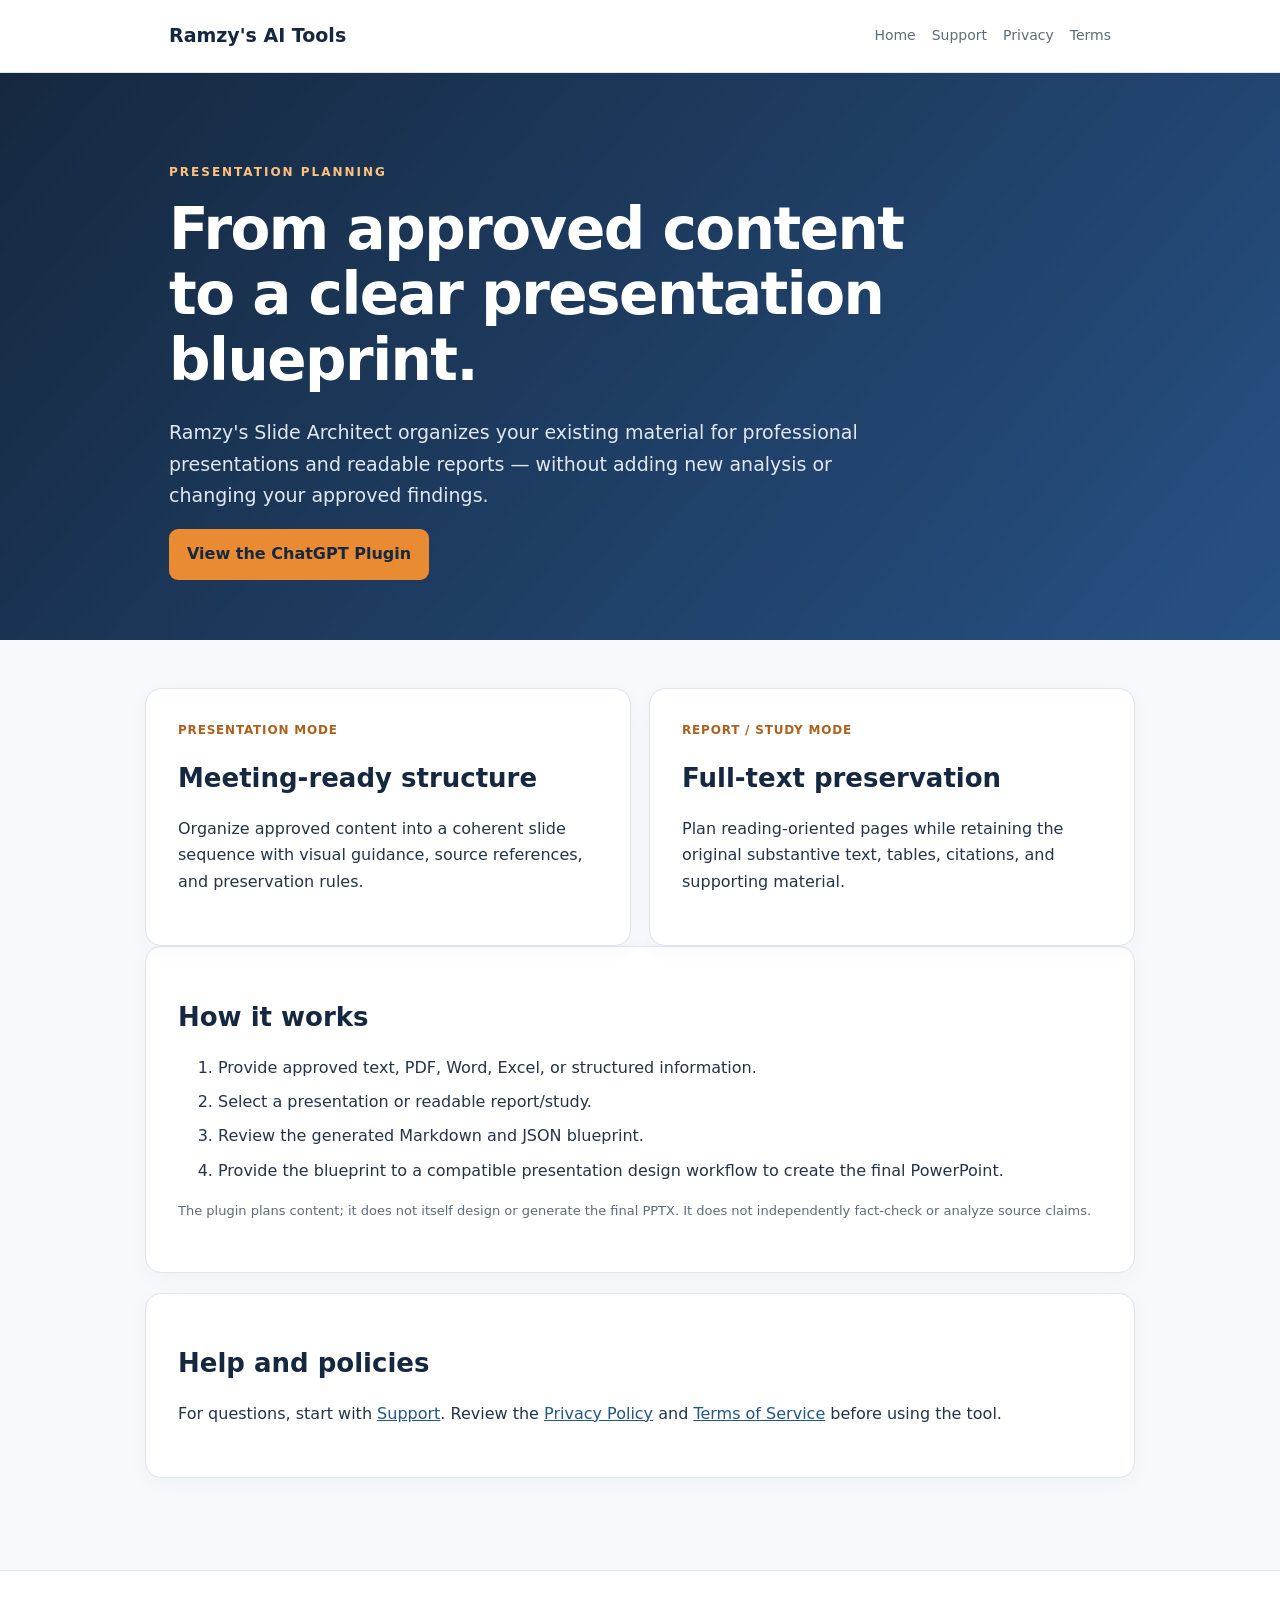
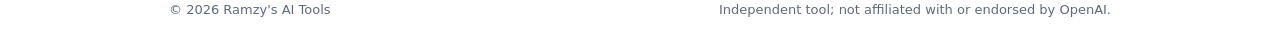
<file: index.html>
<!DOCTYPE html><html lang="en"><head><meta charset="UTF-8"><meta name="viewport" content="width=device-width,initial-scale=1"><meta name="description" content="Ramzy's AI Tools: structured, reusable workflows for professional document and presentation planning."><title>Ramzy's AI Tools — Slide Architect</title><link rel="stylesheet" href="styles.css"></head><body><header><div class="wrap nav"><a class="brand" href="index.html">Ramzy's AI Tools</a><nav><a href="index.html">Home</a><a href="support.html">Support</a><a href="privacy.html">Privacy</a><a href="terms.html">Terms</a></nav></div></header><section class="hero"><div class="wrap"><div class="eyebrow">Presentation planning</div><h1>From approved content<br>to a clear presentation blueprint.</h1><p>Ramzy's Slide Architect organizes your existing material for professional presentations and readable reports — without adding new analysis or changing your approved findings.</p><a class="button" href="https://chatgpt.com/plugins/plugins_6af9aeda779881918ab03e73fb9aac47">View the ChatGPT Plugin</a></div></section><main class="wrap main"><div class="grid"><section class="card"><div class="tag">Presentation mode</div><h2>Meeting-ready structure</h2><p>Organize approved content into a coherent slide sequence with visual guidance, source references, and preservation rules.</p></section><section class="card"><div class="tag">Report / study mode</div><h2>Full-text preservation</h2><p>Plan reading-oriented pages while retaining the original substantive text, tables, citations, and supporting material.</p></section></div><article><h2>How it works</h2><ol><li>Provide approved text, PDF, Word, Excel, or structured information.</li><li>Select a presentation or readable report/study.</li><li>Review the generated Markdown and JSON blueprint.</li><li>Provide the blueprint to a compatible presentation design workflow to create the final PowerPoint.</li></ol><p class="subtle small">The plugin plans content; it does not itself design or generate the final PPTX. It does not independently fact-check or analyze source claims.</p></article><article><h2>Help and policies</h2><p>For questions, start with <a href="support.html">Support</a>. Review the <a href="privacy.html">Privacy Policy</a> and <a href="terms.html">Terms of Service</a> before using the tool.</p></article></main><footer><div class="wrap"><span>© 2026 Ramzy's AI Tools</span><span>Independent tool; not affiliated with or endorsed by OpenAI.</span></div></footer></body></html>
</file>
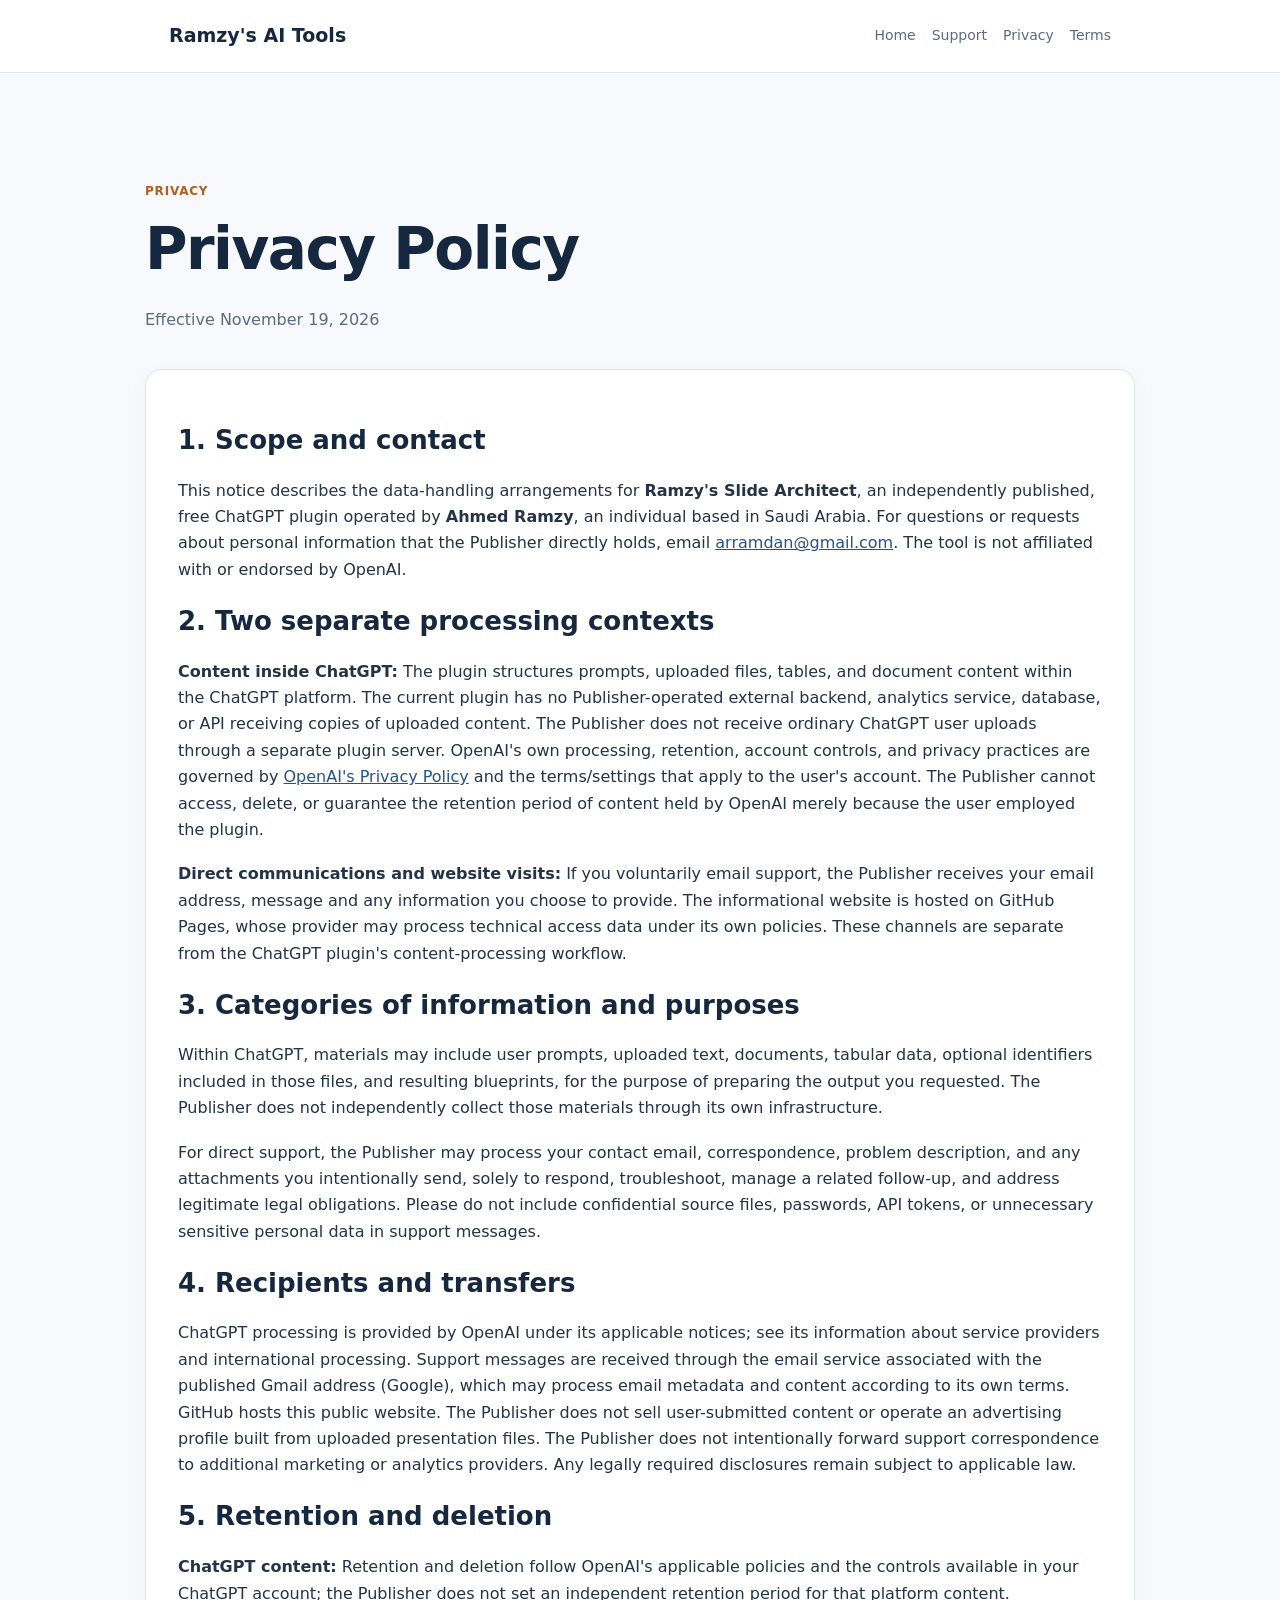
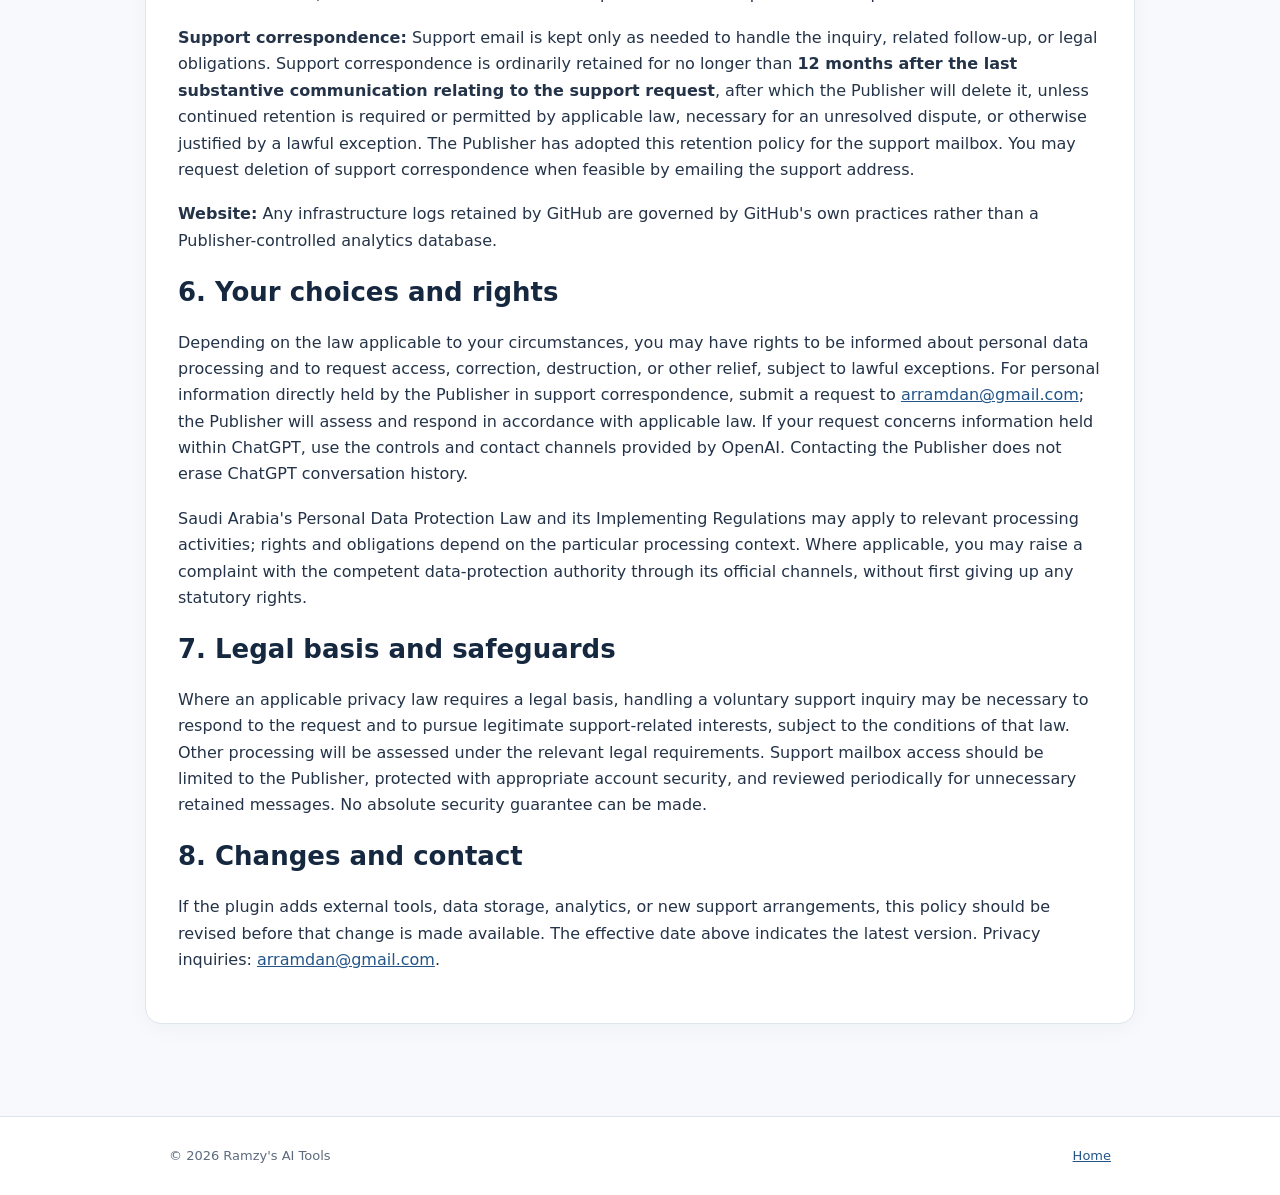
<file: privacy.html>
<!DOCTYPE html><html lang="en"><head><meta charset="UTF-8"><meta name="viewport" content="width=device-width,initial-scale=1"><meta name="description" content="Privacy Policy for Ramzy's Slide Architect: ChatGPT content processing, support email, rights, and retention."><title>Privacy Policy — Ramzy's AI Tools</title><link rel="stylesheet" href="styles.css"></head><body><header><div class="wrap nav"><a class="brand" href="index.html">Ramzy's AI Tools</a><nav><a href="index.html">Home</a><a href="support.html">Support</a><a href="privacy.html">Privacy</a><a href="terms.html">Terms</a></nav></div></header><main class="wrap main"><div class="pagehead"><span class="tag">Privacy</span><h1 style="color:#15283f">Privacy Policy</h1><p class="subtle">Effective November 19, 2026</p></div><article>
<h2>1. Scope and contact</h2>
<p>This notice describes the data-handling arrangements for <strong>Ramzy's Slide Architect</strong>, an independently published, free ChatGPT plugin operated by <strong>Ahmed Ramzy</strong>, an individual based in Saudi Arabia. For questions or requests about personal information that the Publisher directly holds, email <a href="mailto:arramdan@gmail.com">arramdan@gmail.com</a>. The tool is not affiliated with or endorsed by OpenAI.</p>
<h2>2. Two separate processing contexts</h2>
<p><strong>Content inside ChatGPT:</strong> The plugin structures prompts, uploaded files, tables, and document content within the ChatGPT platform. The current plugin has no Publisher-operated external backend, analytics service, database, or API receiving copies of uploaded content. The Publisher does not receive ordinary ChatGPT user uploads through a separate plugin server. OpenAI's own processing, retention, account controls, and privacy practices are governed by <a href="https://openai.com/policies/privacy-policy/">OpenAI's Privacy Policy</a> and the terms/settings that apply to the user's account. The Publisher cannot access, delete, or guarantee the retention period of content held by OpenAI merely because the user employed the plugin.</p>
<p><strong>Direct communications and website visits:</strong> If you voluntarily email support, the Publisher receives your email address, message and any information you choose to provide. The informational website is hosted on GitHub Pages, whose provider may process technical access data under its own policies. These channels are separate from the ChatGPT plugin's content-processing workflow.</p>
<h2>3. Categories of information and purposes</h2>
<p>Within ChatGPT, materials may include user prompts, uploaded text, documents, tabular data, optional identifiers included in those files, and resulting blueprints, for the purpose of preparing the output you requested. The Publisher does not independently collect those materials through its own infrastructure.</p>
<p>For direct support, the Publisher may process your contact email, correspondence, problem description, and any attachments you intentionally send, solely to respond, troubleshoot, manage a related follow-up, and address legitimate legal obligations. Please do not include confidential source files, passwords, API tokens, or unnecessary sensitive personal data in support messages.</p>
<h2>4. Recipients and transfers</h2>
<p>ChatGPT processing is provided by OpenAI under its applicable notices; see its information about service providers and international processing. Support messages are received through the email service associated with the published Gmail address (Google), which may process email metadata and content according to its own terms. GitHub hosts this public website. The Publisher does not sell user-submitted content or operate an advertising profile built from uploaded presentation files. The Publisher does not intentionally forward support correspondence to additional marketing or analytics providers. Any legally required disclosures remain subject to applicable law.</p>
<h2>5. Retention and deletion</h2>
<p><strong>ChatGPT content:</strong> Retention and deletion follow OpenAI's applicable policies and the controls available in your ChatGPT account; the Publisher does not set an independent retention period for that platform content.</p>
<p><strong>Support correspondence:</strong> Support email is kept only as needed to handle the inquiry, related follow-up, or legal obligations. Support correspondence is ordinarily retained for no longer than <strong>12 months after the last substantive communication relating to the support request</strong>, after which the Publisher will delete it, unless continued retention is required or permitted by applicable law, necessary for an unresolved dispute, or otherwise justified by a lawful exception. The Publisher has adopted this retention policy for the support mailbox. You may request deletion of support correspondence when feasible by emailing the support address.</p>
<p><strong>Website:</strong> Any infrastructure logs retained by GitHub are governed by GitHub's own practices rather than a Publisher-controlled analytics database.</p>
<h2>6. Your choices and rights</h2>
<p>Depending on the law applicable to your circumstances, you may have rights to be informed about personal data processing and to request access, correction, destruction, or other relief, subject to lawful exceptions. For personal information directly held by the Publisher in support correspondence, submit a request to <a href="mailto:arramdan@gmail.com">arramdan@gmail.com</a>; the Publisher will assess and respond in accordance with applicable law. If your request concerns information held within ChatGPT, use the controls and contact channels provided by OpenAI. Contacting the Publisher does not erase ChatGPT conversation history.</p>
<p>Saudi Arabia's Personal Data Protection Law and its Implementing Regulations may apply to relevant processing activities; rights and obligations depend on the particular processing context. Where applicable, you may raise a complaint with the competent data-protection authority through its official channels, without first giving up any statutory rights.</p>
<h2>7. Legal basis and safeguards</h2>
<p>Where an applicable privacy law requires a legal basis, handling a voluntary support inquiry may be necessary to respond to the request and to pursue legitimate support-related interests, subject to the conditions of that law. Other processing will be assessed under the relevant legal requirements. Support mailbox access should be limited to the Publisher, protected with appropriate account security, and reviewed periodically for unnecessary retained messages. No absolute security guarantee can be made.</p>
<h2>8. Changes and contact</h2>
<p>If the plugin adds external tools, data storage, analytics, or new support arrangements, this policy should be revised before that change is made available. The effective date above indicates the latest version. Privacy inquiries: <a href="mailto:arramdan@gmail.com">arramdan@gmail.com</a>.</p>
</article></main><footer><div class="wrap"><span>© 2026 Ramzy's AI Tools</span><a href="index.html">Home</a></div></footer></body></html>
</file>
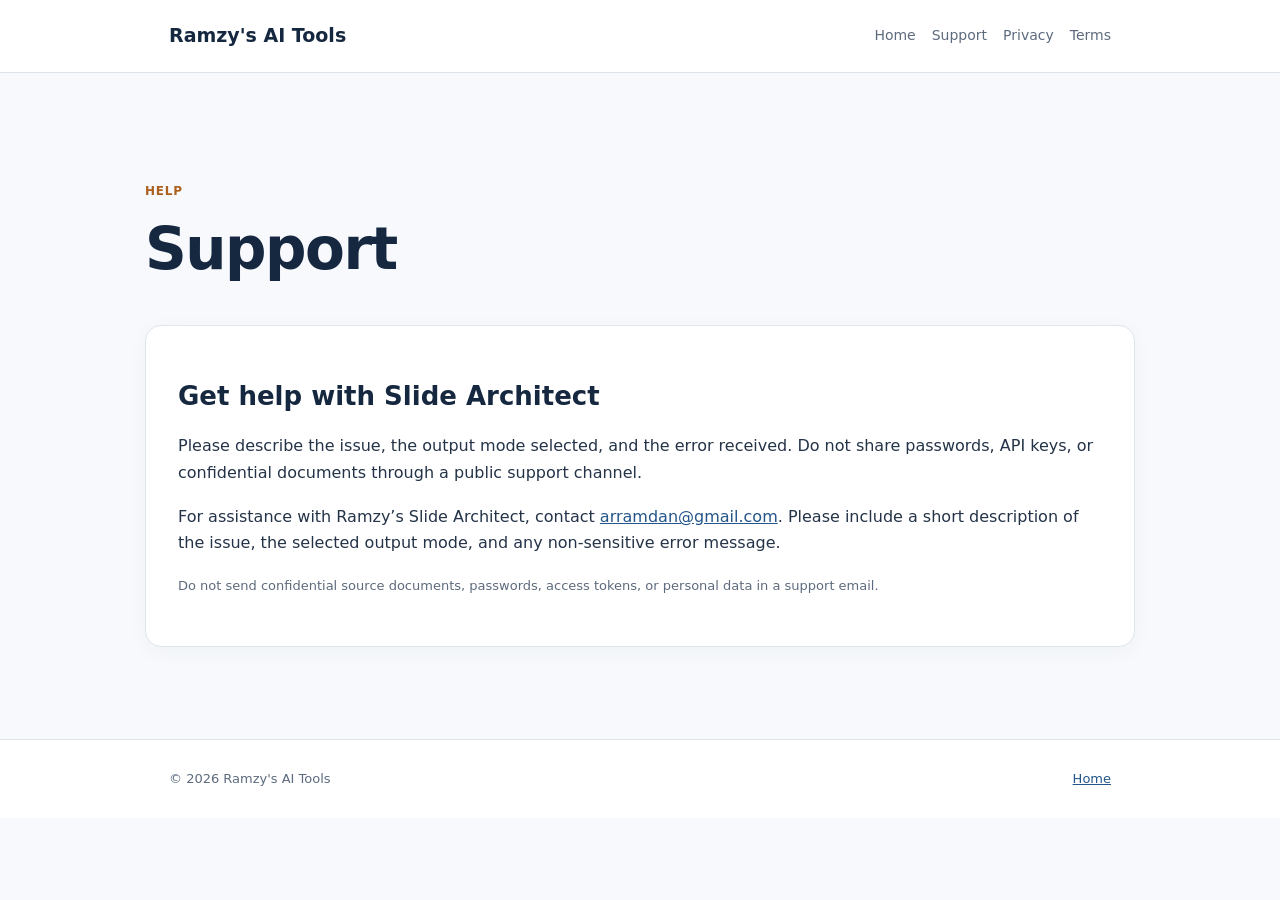
<file: support.html>
<!DOCTYPE html><html lang="en"><head><meta charset="UTF-8"><meta name="viewport" content="width=device-width,initial-scale=1"><title>Support — Ramzy's AI Tools</title><link rel="stylesheet" href="styles.css"></head><body><header><div class="wrap nav"><a class="brand" href="index.html">Ramzy's AI Tools</a><nav><a href="index.html">Home</a><a href="support.html">Support</a><a href="privacy.html">Privacy</a><a href="terms.html">Terms</a></nav></div></header><main class="wrap main"><div class="pagehead"><span class="tag">Help</span><h1 style="color:#15283f">Support</h1></div><article><h2>Get help with Slide Architect</h2><p>Please describe the issue, the output mode selected, and the error received. Do not share passwords, API keys, or confidential documents through a public support channel.</p><p>For assistance with Ramzy’s Slide Architect, contact <a href="mailto:arramdan@gmail.com">arramdan@gmail.com</a>. Please include a short description of the issue, the selected output mode, and any non-sensitive error message.</p><p class="small subtle">Do not send confidential source documents, passwords, access tokens, or personal data in a support email.</p></article></main><footer><div class="wrap"><span>© 2026 Ramzy's AI Tools</span><a href="index.html">Home</a></div></footer></body></html>
</file>
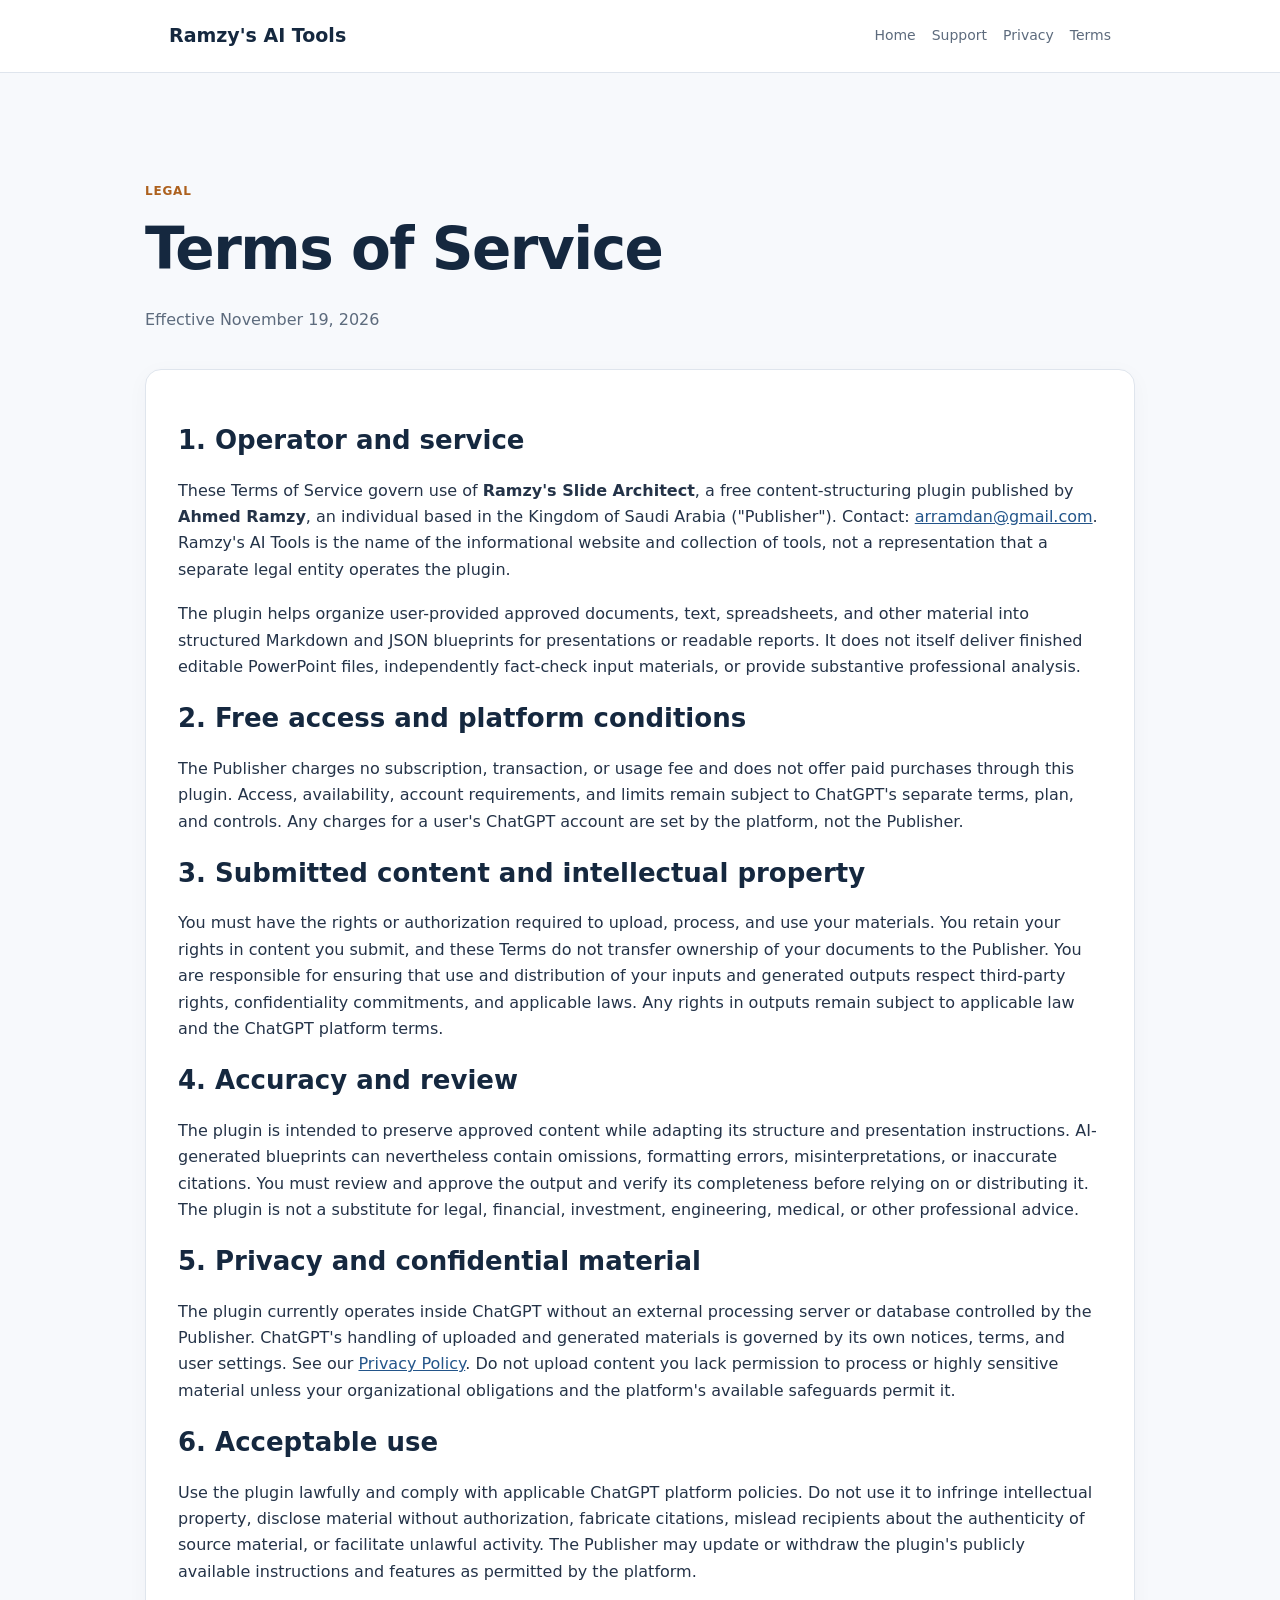
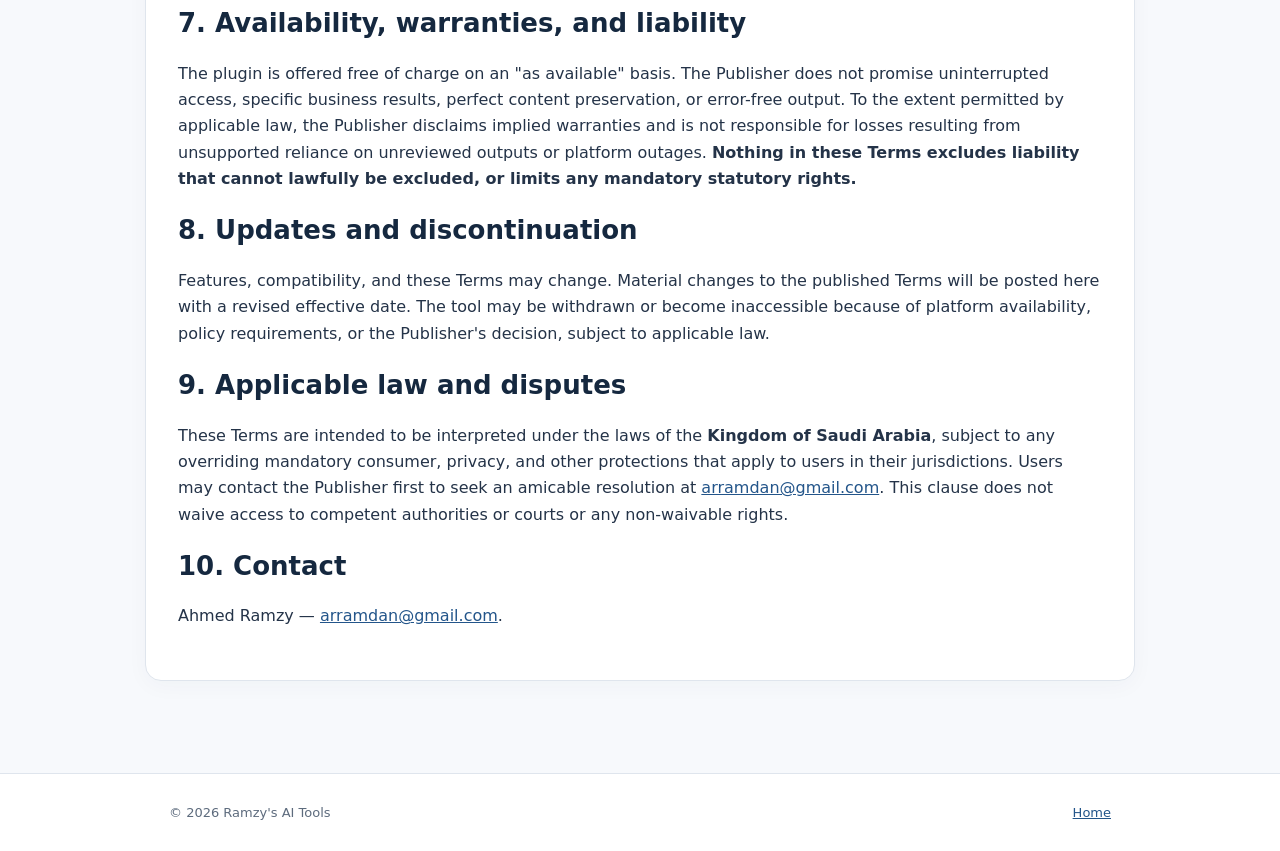
<file: terms.html>
<!DOCTYPE html><html lang="en"><head><meta charset="UTF-8"><meta name="viewport" content="width=device-width,initial-scale=1"><meta name="description" content="Terms of Service for Ramzy's Slide Architect, a free ChatGPT-based presentation planning plugin."><title>Terms of Service — Ramzy's AI Tools</title><link rel="stylesheet" href="styles.css"></head><body><header><div class="wrap nav"><a class="brand" href="index.html">Ramzy's AI Tools</a><nav><a href="index.html">Home</a><a href="support.html">Support</a><a href="privacy.html">Privacy</a><a href="terms.html">Terms</a></nav></div></header><main class="wrap main"><div class="pagehead"><span class="tag">Legal</span><h1 style="color:#15283f">Terms of Service</h1><p class="subtle">Effective November 19, 2026</p></div><article>
<h2>1. Operator and service</h2>
<p>These Terms of Service govern use of <strong>Ramzy's Slide Architect</strong>, a free content-structuring plugin published by <strong>Ahmed Ramzy</strong>, an individual based in the Kingdom of Saudi Arabia ("Publisher"). Contact: <a href="mailto:arramdan@gmail.com">arramdan@gmail.com</a>. Ramzy's AI Tools is the name of the informational website and collection of tools, not a representation that a separate legal entity operates the plugin.</p>
<p>The plugin helps organize user-provided approved documents, text, spreadsheets, and other material into structured Markdown and JSON blueprints for presentations or readable reports. It does not itself deliver finished editable PowerPoint files, independently fact-check input materials, or provide substantive professional analysis.</p>
<h2>2. Free access and platform conditions</h2>
<p>The Publisher charges no subscription, transaction, or usage fee and does not offer paid purchases through this plugin. Access, availability, account requirements, and limits remain subject to ChatGPT's separate terms, plan, and controls. Any charges for a user's ChatGPT account are set by the platform, not the Publisher.</p>
<h2>3. Submitted content and intellectual property</h2>
<p>You must have the rights or authorization required to upload, process, and use your materials. You retain your rights in content you submit, and these Terms do not transfer ownership of your documents to the Publisher. You are responsible for ensuring that use and distribution of your inputs and generated outputs respect third-party rights, confidentiality commitments, and applicable laws. Any rights in outputs remain subject to applicable law and the ChatGPT platform terms.</p>
<h2>4. Accuracy and review</h2>
<p>The plugin is intended to preserve approved content while adapting its structure and presentation instructions. AI-generated blueprints can nevertheless contain omissions, formatting errors, misinterpretations, or inaccurate citations. You must review and approve the output and verify its completeness before relying on or distributing it. The plugin is not a substitute for legal, financial, investment, engineering, medical, or other professional advice.</p>
<h2>5. Privacy and confidential material</h2>
<p>The plugin currently operates inside ChatGPT without an external processing server or database controlled by the Publisher. ChatGPT's handling of uploaded and generated materials is governed by its own notices, terms, and user settings. See our <a href="privacy.html">Privacy Policy</a>. Do not upload content you lack permission to process or highly sensitive material unless your organizational obligations and the platform's available safeguards permit it.</p>
<h2>6. Acceptable use</h2>
<p>Use the plugin lawfully and comply with applicable ChatGPT platform policies. Do not use it to infringe intellectual property, disclose material without authorization, fabricate citations, mislead recipients about the authenticity of source material, or facilitate unlawful activity. The Publisher may update or withdraw the plugin's publicly available instructions and features as permitted by the platform.</p>
<h2>7. Availability, warranties, and liability</h2>
<p>The plugin is offered free of charge on an "as available" basis. The Publisher does not promise uninterrupted access, specific business results, perfect content preservation, or error-free output. To the extent permitted by applicable law, the Publisher disclaims implied warranties and is not responsible for losses resulting from unsupported reliance on unreviewed outputs or platform outages. <strong>Nothing in these Terms excludes liability that cannot lawfully be excluded, or limits any mandatory statutory rights.</strong></p>
<h2>8. Updates and discontinuation</h2>
<p>Features, compatibility, and these Terms may change. Material changes to the published Terms will be posted here with a revised effective date. The tool may be withdrawn or become inaccessible because of platform availability, policy requirements, or the Publisher's decision, subject to applicable law.</p>
<h2>9. Applicable law and disputes</h2>
<p>These Terms are intended to be interpreted under the laws of the <strong>Kingdom of Saudi Arabia</strong>, subject to any overriding mandatory consumer, privacy, and other protections that apply to users in their jurisdictions. Users may contact the Publisher first to seek an amicable resolution at <a href="mailto:arramdan@gmail.com">arramdan@gmail.com</a>. This clause does not waive access to competent authorities or courts or any non-waivable rights.</p>
<h2>10. Contact</h2><p>Ahmed Ramzy — <a href="mailto:arramdan@gmail.com">arramdan@gmail.com</a>.</p>
</article></main><footer><div class="wrap"><span>© 2026 Ramzy's AI Tools</span><a href="index.html">Home</a></div></footer></body></html>
</file>
<file: styles.css>
:root{--navy:#15283f;--blue:#23558a;--accent:#e88b33;--ink:#243348;--muted:#5d6b7d;--line:#dfe5ed;--bg:#f7f9fc}*{box-sizing:border-box}body{margin:0;font:16px/1.65 system-ui,-apple-system,"Segoe UI",sans-serif;background:var(--bg);color:var(--ink)}header{background:#fff;border-bottom:1px solid var(--line)}.wrap{max-width:990px;margin:auto;padding:0 24px}.nav{min-height:72px;display:flex;justify-content:space-between;align-items:center;gap:18px;flex-wrap:wrap}.brand{font-size:19px;font-weight:780;color:var(--navy);text-decoration:none}nav{display:flex;gap:16px;flex-wrap:wrap}nav a{color:var(--muted);text-decoration:none;font-size:14px}nav a:hover{color:var(--blue)}.hero{padding:90px 0 60px;background:linear-gradient(130deg,#15283f,#275184);color:#fff}.eyebrow{color:#ffc17e;text-transform:uppercase;font-weight:700;letter-spacing:2px;font-size:12px}h1{font-size:clamp(34px,5vw,58px);line-height:1.13;margin:14px 0 24px;letter-spacing:-1.5px}h2{font-size:26px;line-height:1.24;color:var(--navy)}p{margin:0 0 18px}.hero p{max-width:700px;color:#e0e8f2;font-size:19px}.main{padding:48px 0 72px}article,.card{background:#fff;border:1px solid var(--line);border-radius:16px;padding:32px;margin:0 0 20px;box-shadow:0 5px 22px rgba(26,48,72,.035)}.tag{color:#ad611e;font-weight:750;font-size:12px;text-transform:uppercase;letter-spacing:.8px}ul{padding-left:22px}li{margin:8px 0}.button{display:inline-block;background:var(--accent);color:#15283f;font-weight:750;text-decoration:none;border-radius:9px;padding:12px 18px}.subtle{color:var(--muted)}.notice{background:#fff4e5;border-left:4px solid var(--accent);padding:16px 20px;border-radius:8px;margin:24px 0}.grid{display:grid;grid-template-columns:repeat(auto-fit,minmax(260px,1fr));gap:18px}.grid .card{margin:0}.small{font-size:13px}.pagehead{padding:56px 0 18px}footer{border-top:1px solid var(--line);padding:28px 0;background:#fff;color:var(--muted);font-size:13px}footer .wrap{display:flex;gap:16px;justify-content:space-between;flex-wrap:wrap}a{color:var(--blue)}@media(max-width:550px){.nav{padding:14px 0}.hero{padding:56px 0}.main{padding:28px 0}article{padding:22px}}
</file>
